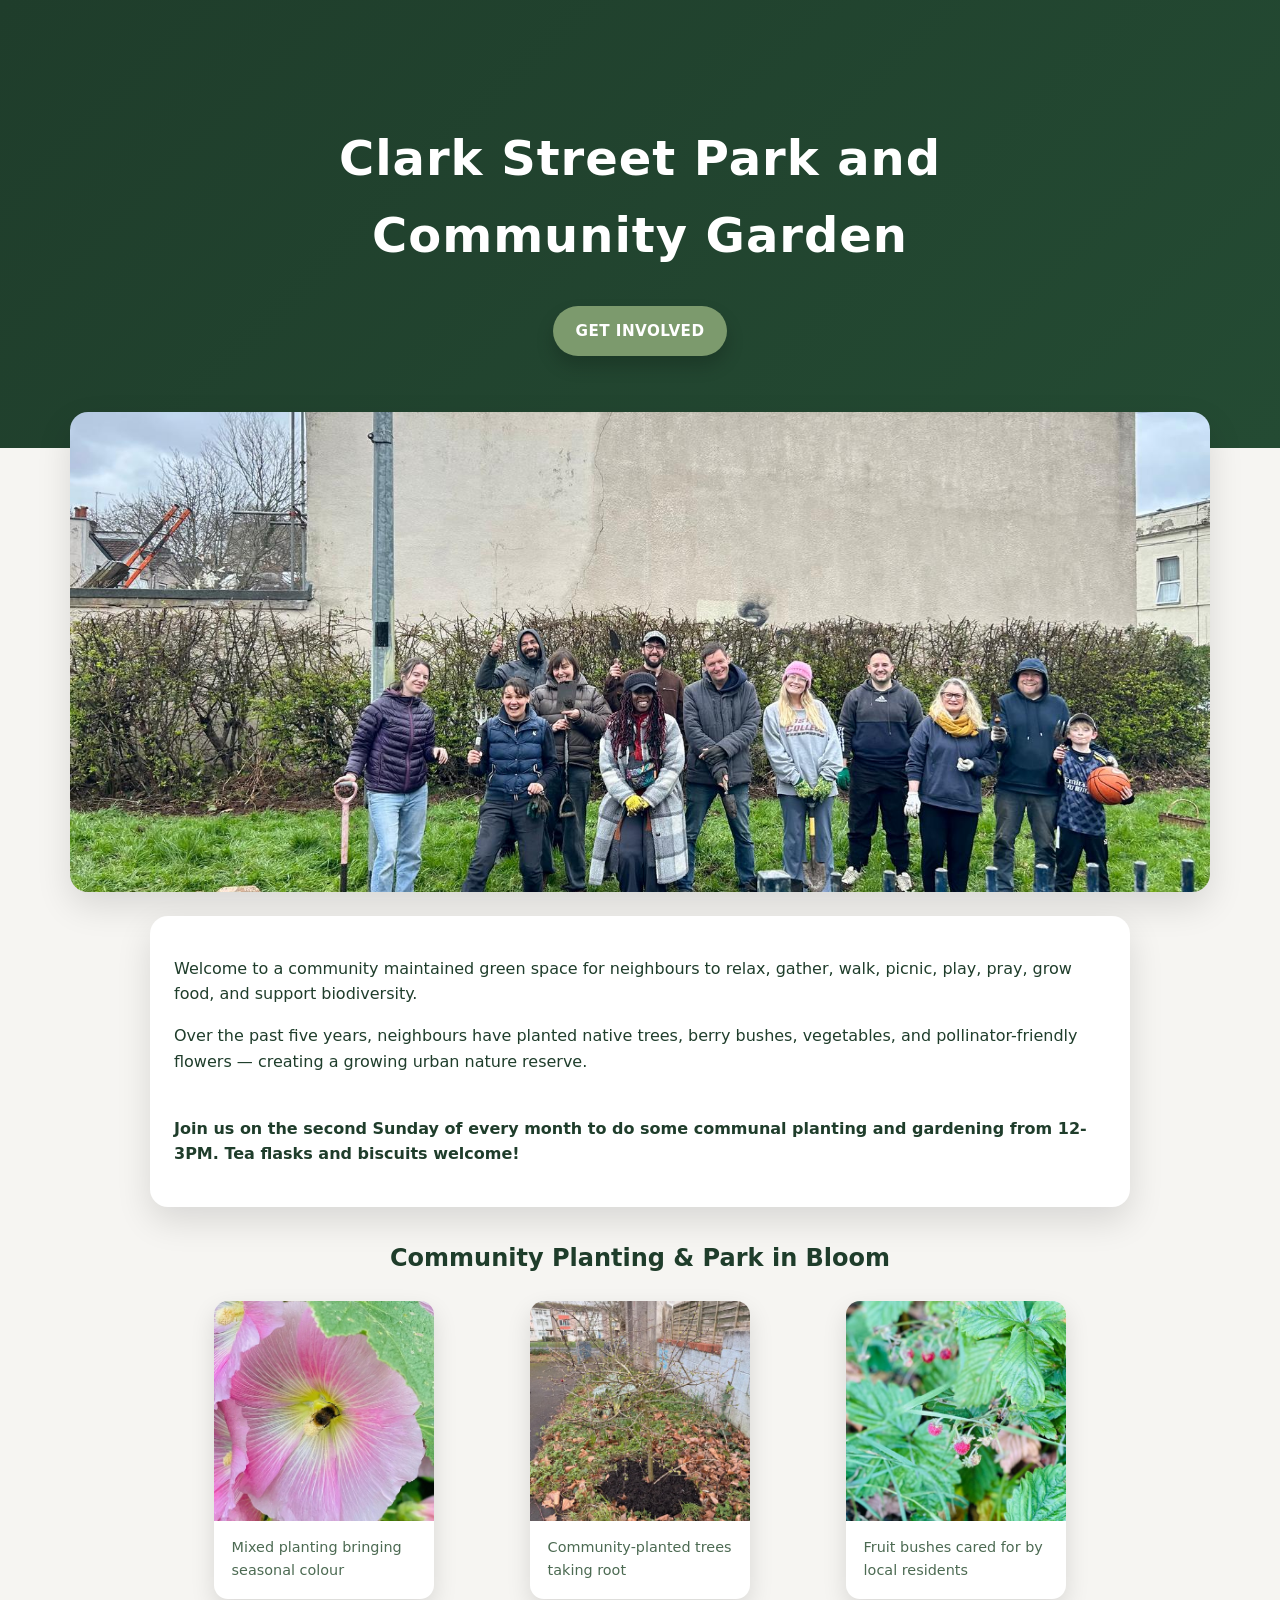
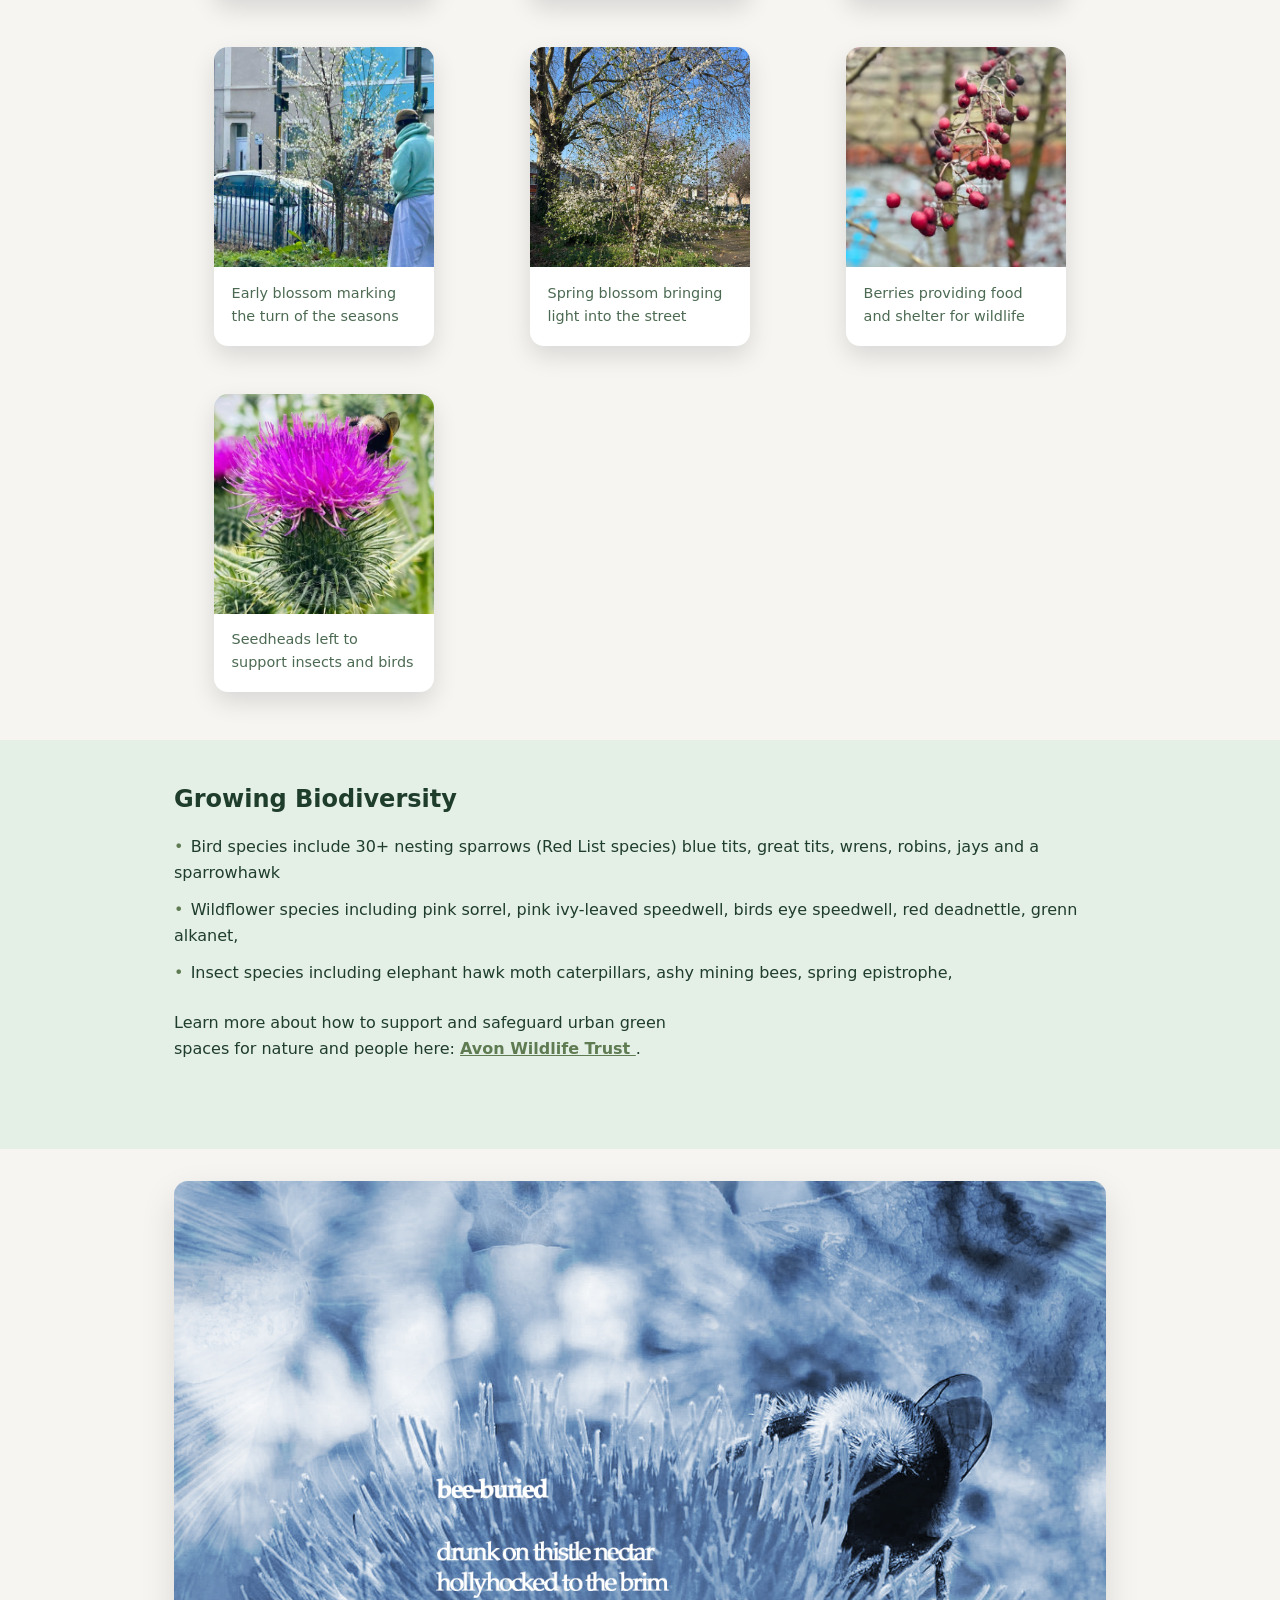
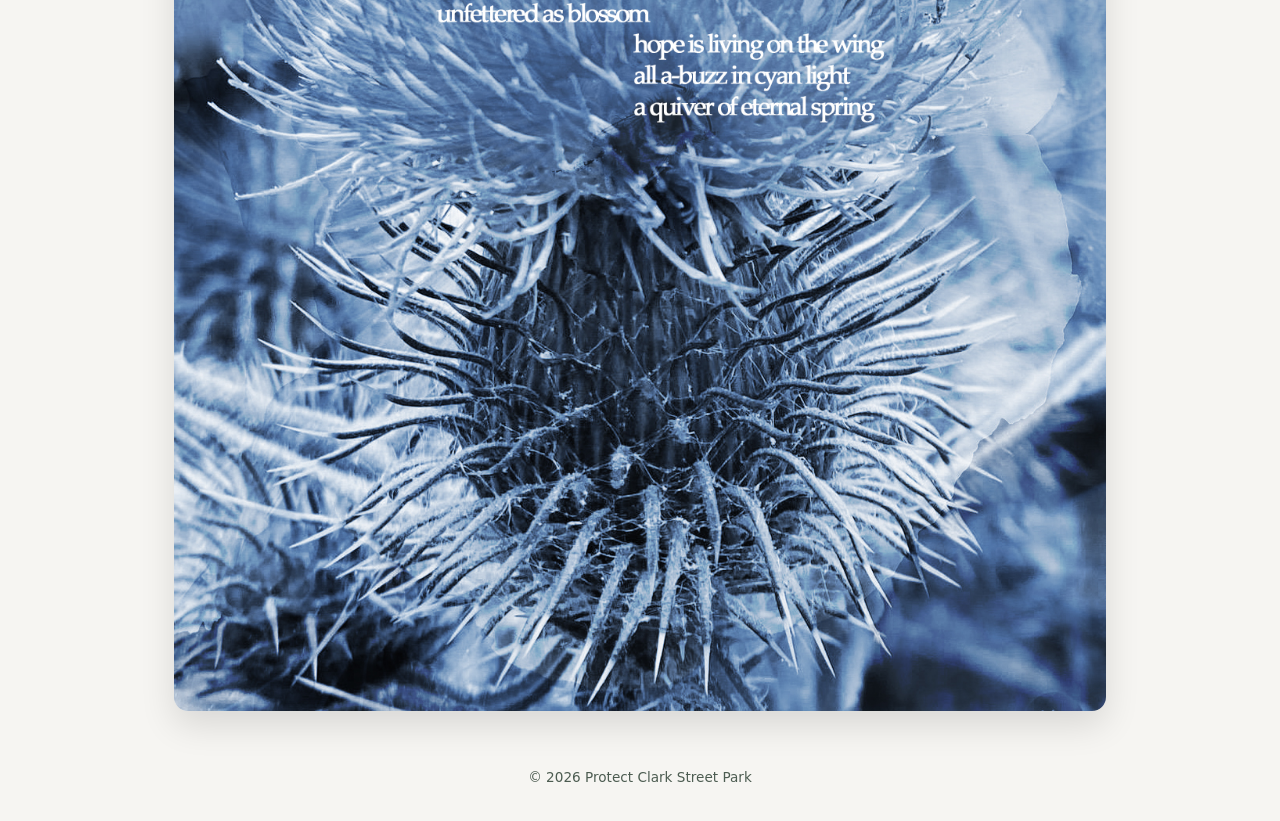
<file: index.html>
<!DOCTYPE html>
<html lang="en">
<head>
<meta charset="UTF-8" />
<meta name="viewport" content="width=device-width, initial-scale=1.0" />
<title>Clark Street Park and Community Garden</title>
<link rel="stylesheet" href="styles.css" />
</head>

<body>

<header class="site-header">
  <div class="container">
    <h1>Clark Street Park and Community Garden</h1>
    <a href="/contact.html" class="button">Get Involved</a>
  </div>
</header>

<section class="hero-image">
  <img src="/images/community-group.jpeg" alt="Protect Clark Street Park illustrated banner">
</section>

<section class="intro container">
  <p>
    Welcome to a community maintained green space for neighbours to relax, gather, walk,
    picnic, play, pray, grow food, and support biodiversity.
  </p>
  <p>
    Over the past five years, neighbours have planted native trees, berry bushes,
    vegetables, and pollinator-friendly flowers — creating a growing urban nature reserve.
    <br><br>
  <p/>
  <p>
    <strong>
      Join us on the second Sunday of every month to do some communal planting and gardening
      from 12-3PM. Tea flasks and biscuits welcome!
    </strong>
  </p>
</section>

<section class="gallery container">
  <h2>Community Planting &amp; Park in Bloom</h2>
  <div class="grid gallery-grid">
    <figure class="gallery-item">
      <img src="/images/flower1.jpeg" alt="Mixed flowers growing in Clark Street Park">
      <figcaption>Mixed planting bringing seasonal colour</figcaption>
    </figure>
    <figure class="gallery-item">
      <img src="/images/tree-planting.jpeg" alt="Young tree planted by local residents">
      <figcaption>Community-planted trees taking root</figcaption>
    </figure>
    <figure class="gallery-item">
      <img src="/images/plant-berries.jpeg" alt="Berry bushes growing in the park">
      <figcaption>Fruit bushes cared for by local residents</figcaption>
    </figure>
    <figure class="gallery-item">
      <img src="/images/early-blossom.jpeg" alt="Early blossom in Clark Street Park">
      <figcaption>Early blossom marking the turn of the seasons</figcaption>
    </figure>
    <figure class="gallery-item">
      <img src="/images/early-blossom2jpeg" alt="Blossom tree in Clark Street Park">
      <figcaption>Spring blossom bringing light into the street</figcaption>
    </figure>
    <figure class="gallery-item">
      <img src="/images/berries.jpeg" alt="Berries growing in the park for birds and wildlife">
      <figcaption>Berries providing food and shelter for wildlife</figcaption>
    </figure>
    <figure class="gallery-item">
      <img src="/images/thistle.jpeg" alt="Thistles and seedheads supporting insects and birds">
      <figcaption>Seedheads left to support insects and birds</figcaption>
    </figure>
  </div>
</section>

<section class="biodiversity">
  <div class="container">
    <h2>Growing Biodiversity</h2>
    <ul>
      <li>Bird species include 30+ nesting sparrows (Red List species) blue tits, great tits, wrens, robins, jays and a sparrowhawk</li>
      <li>Wildflower species including pink sorrel, pink ivy-leaved speedwell, birds eye speedwell, red deadnettle, grenn alkanet, </li>
      <li>Insect species including elephant hawk moth caterpillars, ashy mining bees, spring epistrophe, </li>
    </ul>
    <p class="biodiversity-link">
      Learn more about how to support and safeguard urban green spaces for nature and
      people here:
      <a href="https://www.avonwildlifetrust.org.uk/" target="_blank" rel="noopener">
        Avon Wildlife Trust
      </a>.
    </p>
  </div>
</section>

<section class="poem-image container">
  <figure class="poem-figure">
    <img src="/images/bee-buried.jpg" alt="Bee Buried poem overlaid on a garden image" />
  </figure>
</section>

<footer>
  <div class="container">
    <p>© 2026 Protect Clark Street Park</p>
  </div>
</footer>

</body>
</html>
</file>
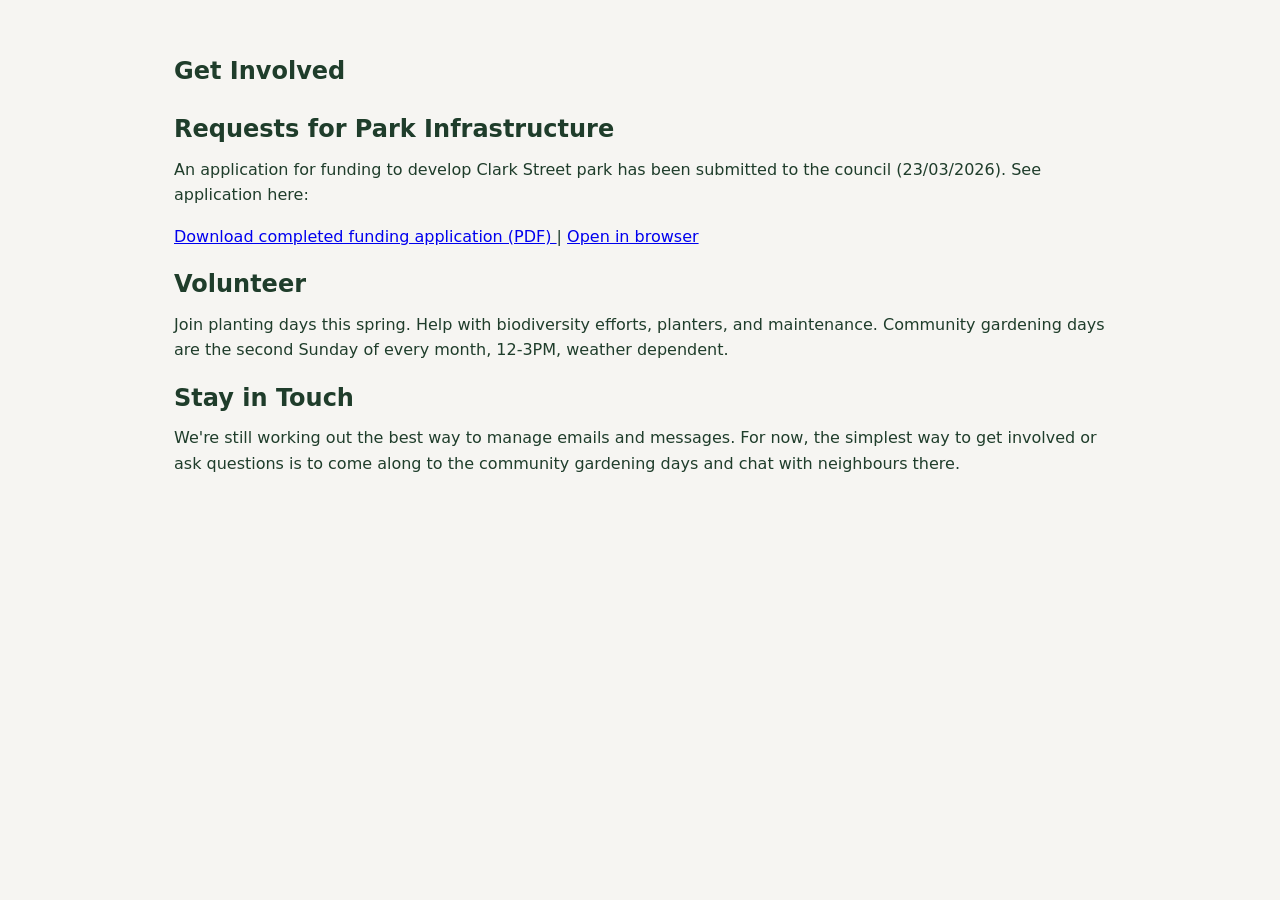
<file: contact.html>
<!DOCTYPE html>
<html lang="en">
<head>
<meta charset="UTF-8" />
<meta name="viewport" content="width=device-width, initial-scale=1.0" />
<title>Get Involved | Clark Street Play Area &amp; Nature Reserve</title>
<link rel="stylesheet" href="styles.css" />
</head>

<body>

<section class="container">
  <h1>Get Involved</h1>

  <h2>Requests for Park Infrastructure</h2>
  <p>
   An application for funding to develop Clark Street park has been submitted to the council (23/03/2026). See application here:
  </p>
  <p>
    <a
      href="/funding-application.pdf"
      download="funding-application.pdf"
    >
      Download completed funding application (PDF)
    </a> |
    <a
      href="/funding-application.pdf"
      target="_blank"
      rel="noopener"
    >
      Open in browser
    </a>
  </p>

  <h2>Volunteer</h2>
  <p>
    Join planting days this spring. Help with biodiversity efforts, planters, and
    maintenance. Community gardening days are the second Sunday of every month, 12-3PM,
    weather dependent.
  </p>

  <h2>Stay in Touch</h2>
  <p>
    We&apos;re still working out the best way to manage emails and messages. For now, the
    simplest way to get involved or ask questions is to come along to the community
    gardening days and chat with neighbours there.
  </p>
</section>

</body>
</html>
</file>
<file: styles.css>
:root {
  --color-bg: #f6f5f2;
  --color-surface: #ffffff;
  --color-header: #1f3d2b;
  --color-text: #1f3d2b;
  --color-muted: #4c6a52;
  --color-accent: #7c9a6d;
  --color-accent-dark: #5f7b52;
  --shadow-soft: 0 14px 35px rgba(0, 0, 0, 0.12);
}

*,
*::before,
*::after {
  box-sizing: border-box;
}

body {
  margin: 0;
  font-family: Inter, system-ui, -apple-system, BlinkMacSystemFont, sans-serif;
  background: var(--color-bg);
  color: var(--color-text);
  line-height: 1.6;
}

img {
  max-width: 100%;
  display: block;
}

h2,
h3 {
  margin: 0 0 0.5rem;
}

p {
  margin: 0 0 1rem;
}

p:last-child {
  margin-bottom: 0;
}

.container {
  max-width: 980px;
  margin: 0 auto;
  padding: 2rem 1.5rem;
}

.site-header {
  text-align: center;
  padding: 3.5rem 1.5rem 3.75rem;
  background: linear-gradient(135deg, #1f3d2b, #244b33);
  color: #ffffff;
}

.site-header h1 {
  font-size: clamp(2.2rem, 4vw, 3rem);
  letter-spacing: 0.02em;
}

.tagline {
  max-width: 32rem;
  margin: 0.75rem auto 1.75rem;
  color: rgba(255, 255, 255, 0.9);
}

.button {
  display: inline-flex;
  align-items: center;
  justify-content: center;
  gap: 0.35rem;
  background: var(--color-accent);
  color: #ffffff;
  padding: 0.8rem 1.4rem;
  text-decoration: none;
  border-radius: 999px;
  font-weight: 600;
  font-size: 0.95rem;
  letter-spacing: 0.03em;
  text-transform: uppercase;
  border: none;
  box-shadow: 0 10px 18px rgba(0, 0, 0, 0.18);
  transition:
    background 0.18s ease-out,
    box-shadow 0.18s ease-out,
    transform 0.18s ease-out;
}

.button:hover,
.button:focus-visible {
  background: var(--color-accent-dark);
  transform: translateY(-1px);
  box-shadow: 0 16px 26px rgba(0, 0, 0, 0.25);
}

.button:focus-visible {
  outline: 2px solid #ffffff;
  outline-offset: 2px;
}

.hero-image {
  padding: 0 1.5rem 3rem;
  margin-top: -2.25rem;
}

.hero-image img {
  width: 100%;
  max-width: 1140px;
  max-height: 480px;
  margin: 0 auto;
  border-radius: 18px;
  object-fit: cover;
  box-shadow: var(--shadow-soft);
}

section {
  padding-bottom: 3rem;
}

.intro {
  background: var(--color-surface);
  border-radius: 18px;
  box-shadow: var(--shadow-soft);
  margin-top: -1.5rem;
  position: relative;
  z-index: 1;
}

.intro h2 {
  font-size: 1.9rem;
}

.biodiversity {
  background: #e4efe6;
}

.biodiversity .container {
  padding-top: 2.5rem;
  padding-bottom: 2.5rem;
}

.biodiversity h2 {
  margin-bottom: 1rem;
}

.biodiversity ul {
  list-style: none;
  padding: 0;
  margin: 0;
  display: grid;
  gap: 0.75rem;
}

.biodiversity li::before {
  content: "•";
  color: var(--color-accent-dark);
  margin-right: 0.45rem;
}

.biodiversity-link {
  margin-top: 1.5rem;
  max-width: 32rem;
}

.biodiversity-link a {
  color: var(--color-accent-dark);
  font-weight: 600;
}

.poem-image {
  text-align: center;
}

.poem-image-intro {
  max-width: 42rem;
  margin: 0 auto 1.25rem;
  color: var(--color-muted);
}

.poem-figure {
  margin: 0;
}

.poem-figure img {
  width: 100%;
  max-width: 980px;
  margin: 0 auto;
  border-radius: 14px;
  box-shadow: var(--shadow-soft);
}

.grid {
  display: grid;
  gap: 1rem;
  grid-template-columns: repeat(auto-fit, minmax(250px, 1fr));
}

.gallery {
  text-align: center;
}

.gallery h2 {
  margin-bottom: 0.5rem;
}

.gallery-intro {
  max-width: 32rem;
  margin: 0 auto 1.75rem;
  color: var(--color-muted);
}

.gallery-grid {
  align-items: stretch;
}

.gallery-item {
  background: var(--color-surface);
  border-radius: 14px;
  overflow: hidden;
  box-shadow: 0 10px 24px rgba(0, 0, 0, 0.12);
  display: flex;
  flex-direction: column;
  text-align: left;
}

.gallery-item img {
  width: 100%;
  height: 220px;
  object-fit: cover;
}

.gallery-item figcaption {
  padding: 0.9rem 1.1rem 1.1rem;
  font-size: 0.9rem;
  color: var(--color-muted);
}

.concern {
  max-width: 820px;
}

.cta {
  background: var(--color-header);
  color: #ffffff;
  text-align: center;
  padding: 2.75rem 1.5rem 3rem;
}

.cta .container {
  padding-top: 0;
  padding-bottom: 0;
}

.cta h2 {
  margin-bottom: 1.5rem;
}

footer {
  padding: 1.5rem 1.5rem 2rem;
  font-size: 0.85rem;
  color: #4c5c51;
  text-align: center;
}

footer .container {
  padding-top: 0;
  padding-bottom: 0;
}

@media (min-width: 768px) {
  .site-header .container {
    display: flex;
    flex-direction: column;
    align-items: center;
    justify-content: center;
  }

  .intro {
    padding-top: 2.5rem;
    padding-bottom: 2.5rem;
  }

  .concern.container {
    padding-left: 0;
    padding-right: 0;
  }
}
</file>
